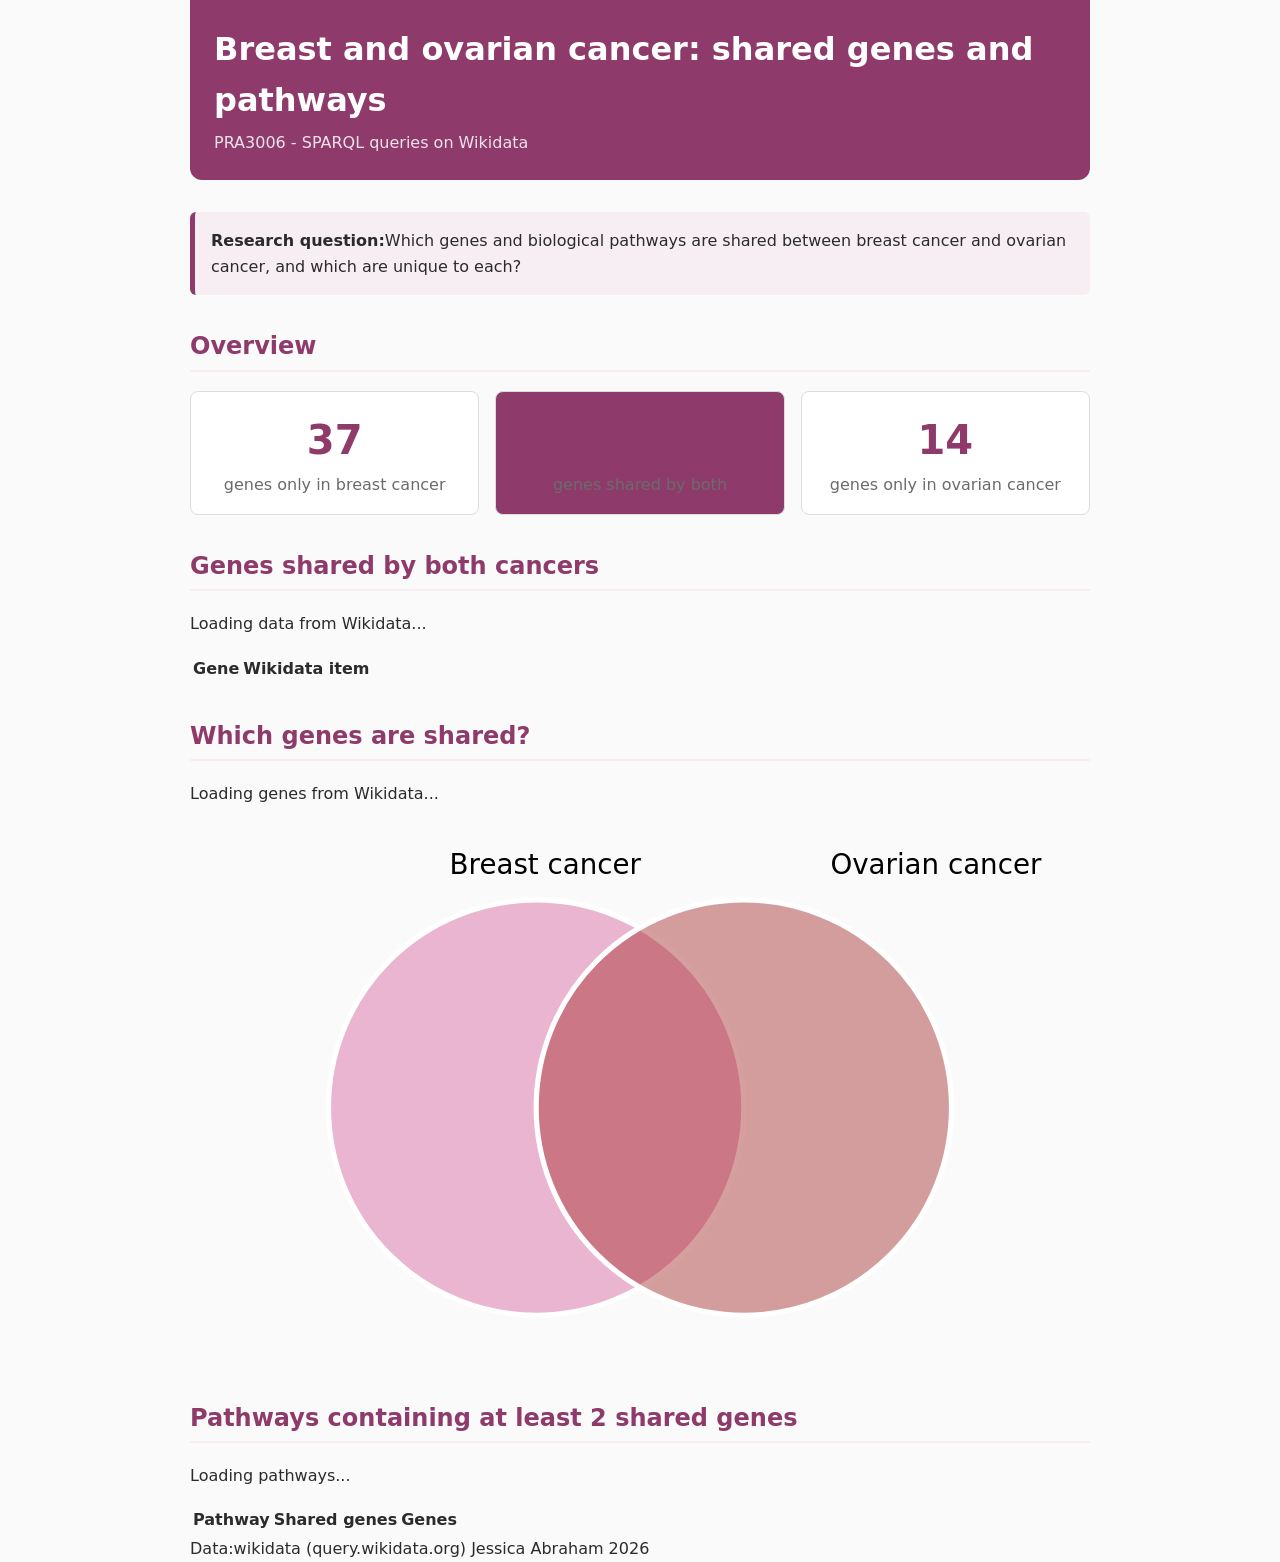
<file: index.html>
<!DOCTYPE html>
<html lang="en"

<head>
    <meta charset= "UFT-8">
    <meta name = "viewport" content="width, initial-scale=0-1">
    <title>Breast and Ovarian cancer: Shared genes</title>
    <link rel="stylesheet" href="style.css">

</head> 

<body>
    <header>
    <h1>Breast and ovarian cancer: shared genes and pathways</h1>
    <p> PRA3006 - SPARQL queries on Wikidata</p>
    </header>

    <section>
        <div class="question ">
            <strong>Research question:</strong>Which genes and biological pathways are
            shared between breast cancer and ovarian cancer, and which are unique to each?
        </div>
    </section>

    <section>
        <h2>Overview</h2>
        <div class ="stats">
            <div class= "stat">
                <span class="number">37</span>
                <span class="label">genes only in breast cancer </span>
            </div>
            <div class="stat shared">
                <span class="number">6</span>
                <span class ="label">genes shared by both</span>
            </div>
            <div class="stat">
                <span class="number">14</span>
                <span class="label">genes only in ovarian cancer</span>
            </div>
        </div>
    </section>

    <section>
        <h2>Genes shared by both cancers</h2>
        <p id="status" class="status">Loading data from Wikidata...</p>
        <table>
            <thead>
                <tr><th>Gene</th><th>Wikidata item</th></tr>
             </thead>
             <tbody id="gene-table-body"></tbody>
        </table>
    </section>

    <section>
        <h2>Which genes are shared?</h2>
        <p id="venn-status" class="status">Loading genes from Wikidata...</p>
        <svg id="venn" viewBox="0 0 520 310">
            <!--Left circle: breast cancer-->
            <circle id="region-breast" class="region" cx="200" cy="165" r="120"
                    fill="hotpink" fill-opacity="0.5"></circle>
                
            <!--right circle: ovarian cancer-->
            <circle id="region-ovarian" class="region" cx="320" cy="165" r="120"
                    fill="steelblue" fill-opacity="0.5"></circle>
            
            <!--title above circle-->
            <text x="150" y="30" class="venn-title">Breast cancer</text>
            <text x="370" y="30" class="venn-title">Ovarian cancer</text>
        </svg>
    </section>


    <section>
        <h2>Pathways containing at least 2 shared genes</h2>
        <p id="pathway-status" class="status">Loading pathways...</p>
        <table>
            <thead>
                <tr><th>Pathway</th><th>Shared genes</th><th>Genes</th></tr>
            </thead>
            <tbody id="pathway-table-body"></tbody>
        </table>
    </section>

    <footer>
        Data:wikidata (query.wikidata.org) Jessica Abraham 2026
    </footer>
    
    <script src="script.js"></script>
    
</body>
</html>
</file>
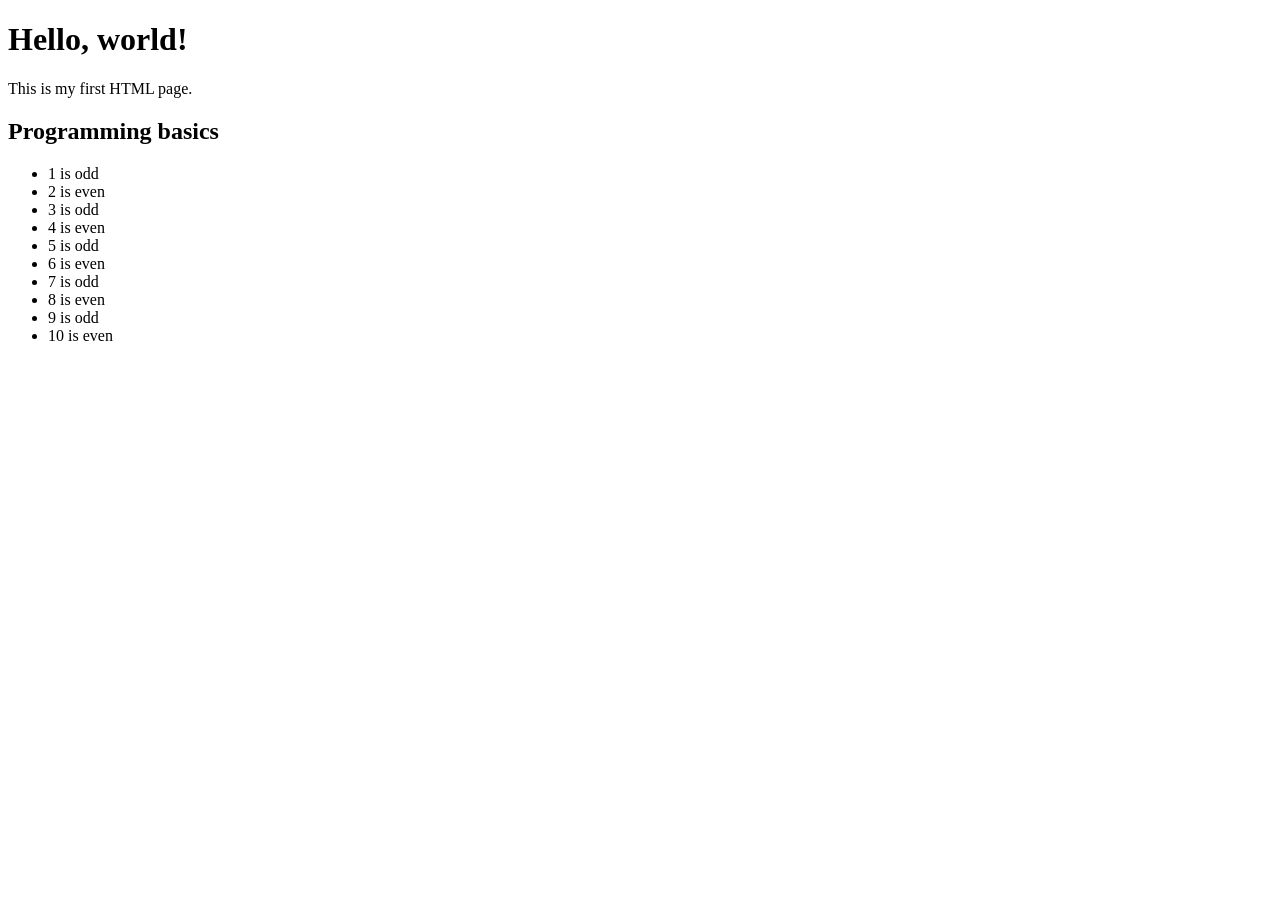
<file: practice.html>
<!DOCTYPE html>
<html lang="en">
<head>
  <meta charset="UTF-8">
  <title>My First Page</title>
</head>
<body>
  <h1>Hello, world!</h1>
  <p>This is my first HTML page.</p>

  <h2>Programming basics</h2>
  <ul id="output"></ul>

  <script>
    // 1. Variable: stores a value
    let maxNumber = 10;

    // Find the list on the page so we can add items to it
    let list = document.getElementById("output");

    // 2. For loop: repeats for i = 1, 2, ..., 10
    for (let i = 1; i <= maxNumber; i++) {

      // 3. If-then-else: decide what to write
      let text;
      if (i % 2 === 0) {
        text = i + " is even";
      } else {
        text = i + " is odd";
      }

      // Add a new list item to the page
      let item = document.createElement("li");
      item.textContent = text;
      list.appendChild(item);
    }
  </script>
</body>
</html>
</file>
<file: style.css>
/* How the page looks */

:root {
    --main: #8e3b6b; /* depp pink*/
    --light: #f7eef3; /* pale pink*/
    --text: #2b2b2b; /* black*/
    --grey: #6b6b6b; /*grey*/
}

/* Whole page */
body {
    font-family: system-ui, Arial, sans-serif;
    color: var(--text);
    background: #fafafa;
    line-height: 1.6;
    max-width: 900px;
    margin: 0 auto; 
    padding: 0 16px;
}

/*Header*/
header {
    background: var(--main);
    color: white;
    padding: 24px;
    border-radius: 0 0 12px 12px;
}

header h1 {
    margin: 0;
}

header p {
    margin: 4px 0 0;
    opacity: 0.85;
}

/* Sections and headings */
section{
    margin-top: 32px;
}

h2{
    color: var(--main);
    border-bottom: 2px solid var(--light);
    padding-bottom: 4px;
}

/* Research question box*/
.question{
    background: var(--light);
    border-left: 5px solid var(--main);
    padding: 16px;
    border-radius: 6px;
}

/* overview cards*/
.stats{
    display: flex; /* placing cards side by side*/
    gap: 16px;
    flex-wrap: wrap;
}

.stat {
    flex: 1;
    min-width: 150px;
    background: white;
    border: 1px solid #ddd;
    border-radius: 8px;
    padding: 16px;
    text-align: center;
}

.stat .number {
    display:block;
    font-size: 2.5rem;
    font-weight: bold;
    color: var(--main);
}

.stat .label{
    color:var(--grey);
}

.stat.shared{
    background: var(--main);
}

.stat.shared.number,
.stat.shared.label {
    color:white;
}

/* rules shared by both circles */
.region {
    fill-opacity: 0.45;
    stroke: white;
    stroke-width: 3;
    cursor: pointer;
    transition: fill-opacity 0.2s;
}

/* color of each circle*/
#region-breast { fill: #d6609b}
#region-ovarian {fill: brown}

/* when mouse is over a circle*/
.region:hover {
    fill-opacity: 0.75;
}

/*the titles*/
.ven-title {
    text-anchor: middle;
    font-weight: bold;
}
</file>
